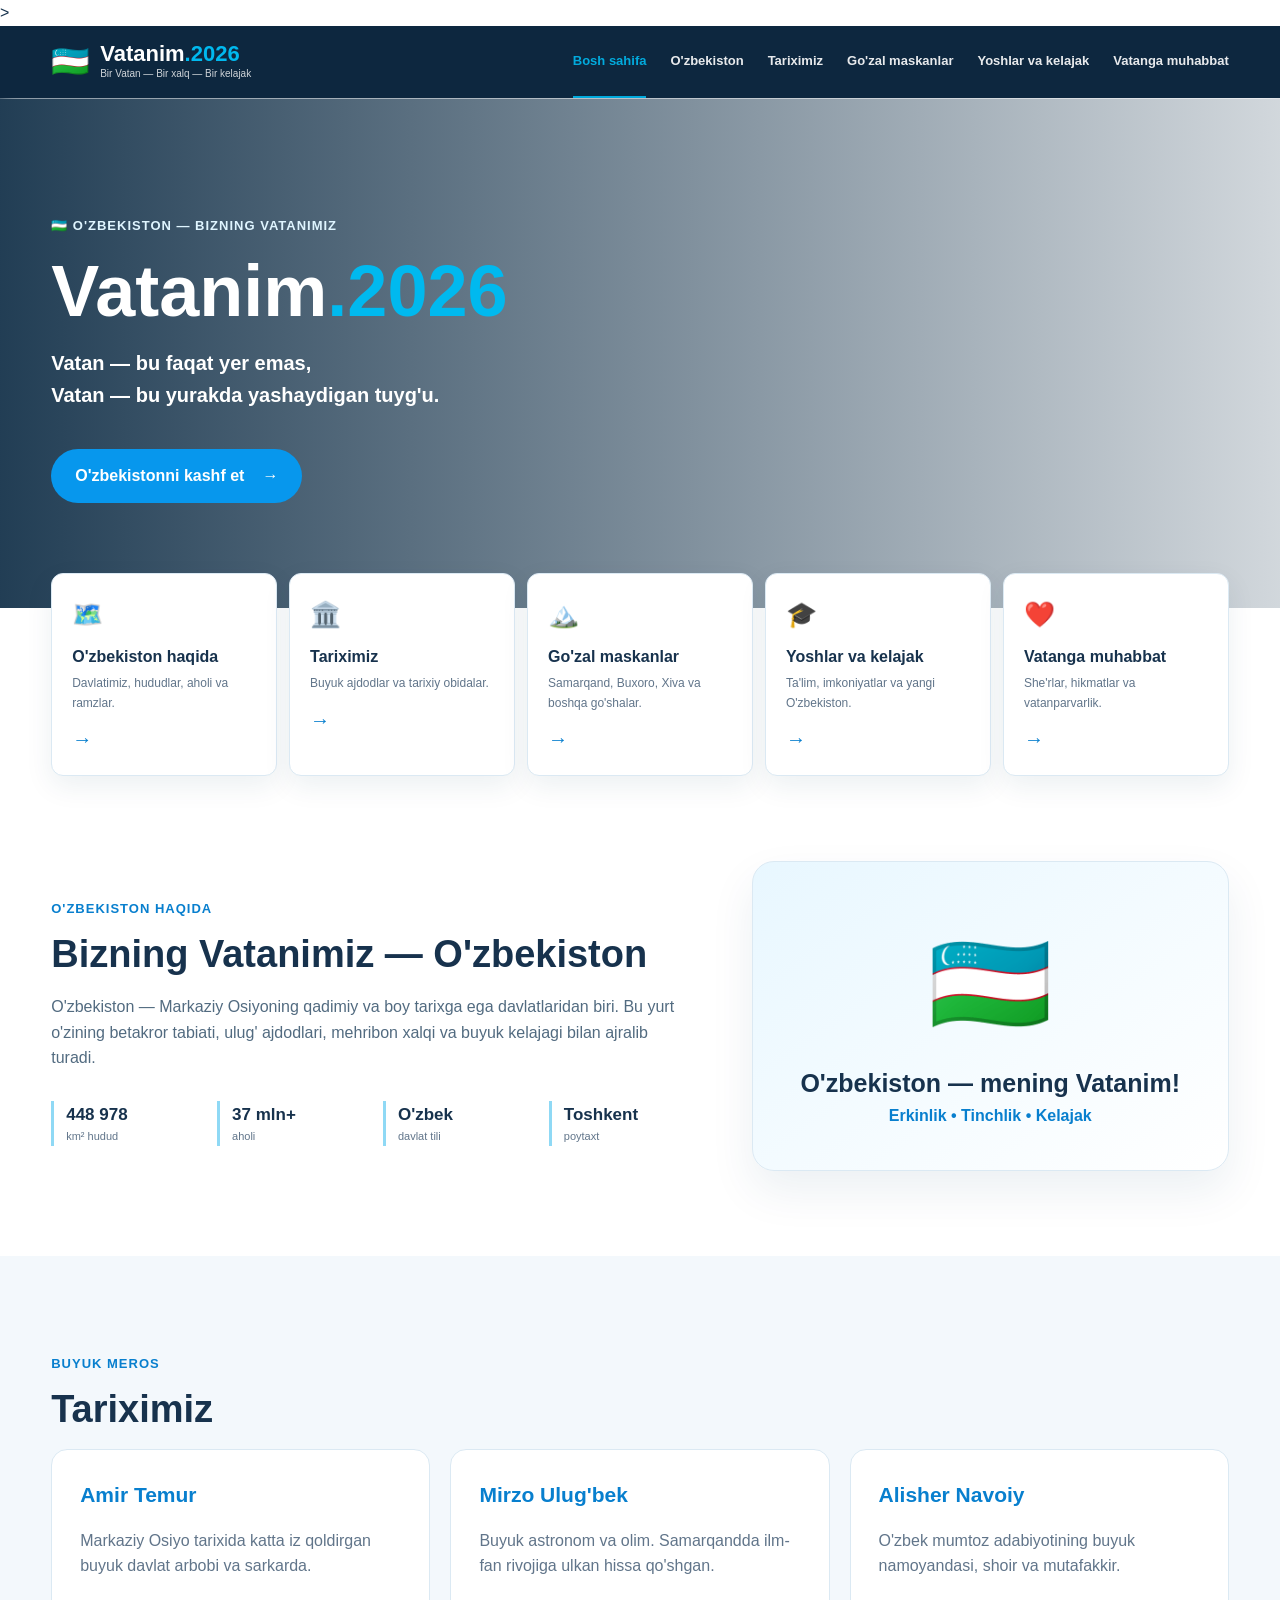
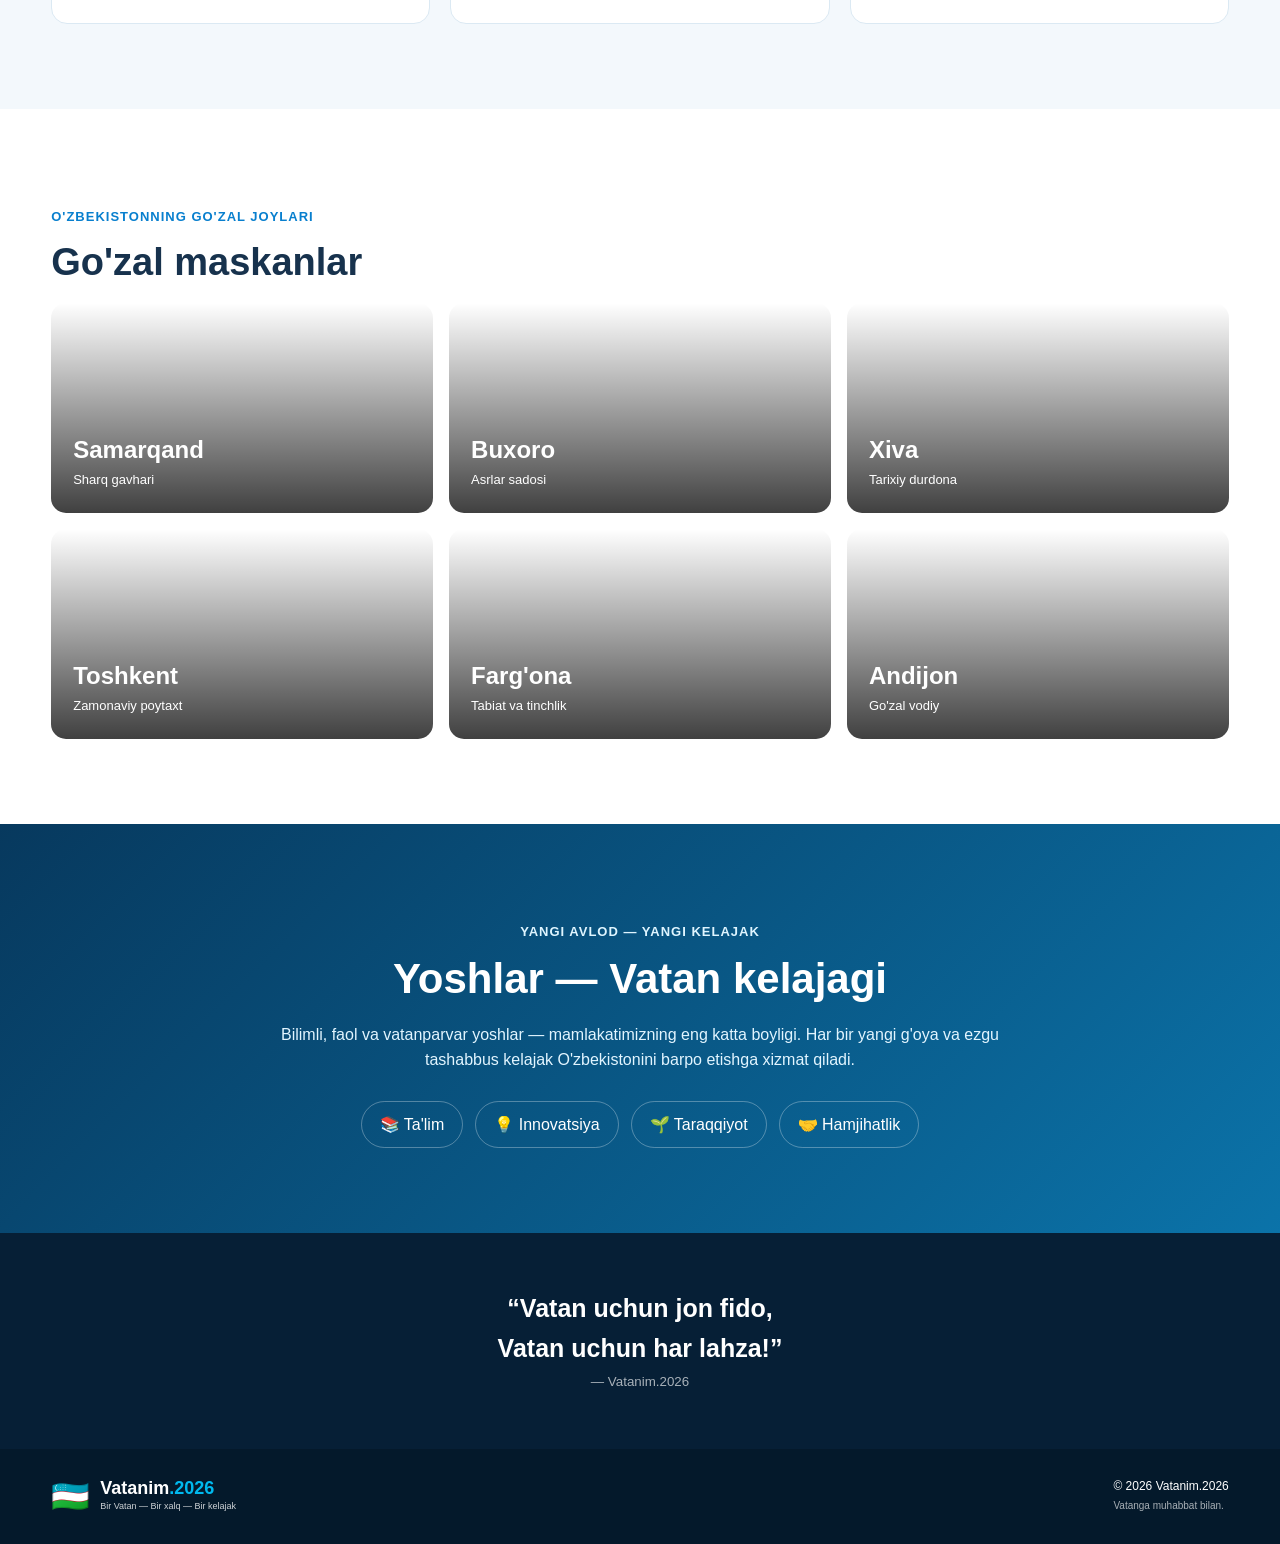
<file: index.html>
<!doctype html>
<html lang="uz">
<head<meta name="google-site-verification" content="H7DxhAYokHO1i1zbMSQPTBKGaEQGAkIU4Nln1yj8akw" />>
  <meta charset="utf-8">
  <meta name="viewport" content="width=device-width,initial-scale=1">
  <meta name="description" content="Vatanim.2026 — O'zbekiston, tariximiz, go'zal maskanlar va Vatanga muhabbat haqida.">
  <title>Vatanim.2026 🇺🇿</title>
  <link rel="stylesheet" href="style.css">
</head>
<body>
<header class="header">
  <div class="container nav">
    <a class="brand" href="#bosh">
      <span class="flag">🇺🇿</span>
      <span><b>Vatanim<span>.2026</span></b><small>Bir Vatan — Bir xalq — Bir kelajak</small></span>
    </a>
    <button class="menu-btn" aria-label="Menyuni ochish">☰</button>
    <nav id="navLinks">
      <a class="active" href="#bosh">Bosh sahifa</a>
      <a href="#ozbekiston">O'zbekiston</a>
      <a href="#tarix">Tariximiz</a>
      <a href="#maskanlar">Go'zal maskanlar</a>
      <a href="#yoshlar">Yoshlar va kelajak</a>
      <a href="#muhabbat">Vatanga muhabbat</a>
    </nav>
  </div>
</header>

<main id="bosh">
<section class="hero">
  <div class="hero-overlay"></div>
  <div class="container hero-content">
    <p class="eyebrow">🇺🇿 O'ZBEKISTON — BIZNING VATANIMIZ</p>
    <h1>Vatanim<span>.2026</span></h1>
    <p class="lead">Vatan — bu faqat yer emas,<br>Vatan — bu yurakda yashaydigan tuyg'u.</p>
    <a class="btn" href="#ozbekiston">O'zbekistonni kashf et <span>→</span></a>
  </div>
</section>

<section class="quick container">
  <a href="#ozbekiston" class="card"><i>🗺️</i><h3>O'zbekiston haqida</h3><p>Davlatimiz, hududlar, aholi va ramzlar.</p><span>→</span></a>
  <a href="#tarix" class="card"><i>🏛️</i><h3>Tariximiz</h3><p>Buyuk ajdodlar va tarixiy obidalar.</p><span>→</span></a>
  <a href="#maskanlar" class="card"><i>🏔️</i><h3>Go'zal maskanlar</h3><p>Samarqand, Buxoro, Xiva va boshqa go'shalar.</p><span>→</span></a>
  <a href="#yoshlar" class="card"><i>🎓</i><h3>Yoshlar va kelajak</h3><p>Ta'lim, imkoniyatlar va yangi O'zbekiston.</p><span>→</span></a>
  <a href="#muhabbat" class="card"><i>❤️</i><h3>Vatanga muhabbat</h3><p>She'rlar, hikmatlar va vatanparvarlik.</p><span>→</span></a>
</section>

<section id="ozbekiston" class="section container">
  <div class="split">
    <div>
      <p class="eyebrow dark">O'ZBEKISTON HAQIDA</p>
      <h2>Bizning Vatanimiz — O'zbekiston</h2>
      <p>O'zbekiston — Markaziy Osiyoning qadimiy va boy tarixga ega davlatlaridan biri. Bu yurt o'zining betakror tabiati, ulug' ajdodlari, mehribon xalqi va buyuk kelajagi bilan ajralib turadi.</p>
      <div class="stats">
        <div><b>448 978</b><small>km² hudud</small></div>
        <div><b>37 mln+</b><small>aholi</small></div>
        <div><b>O'zbek</b><small>davlat tili</small></div>
        <div><b>Toshkent</b><small>poytaxt</small></div>
      </div>
    </div>
    <div class="flag-box">
      <div class="big-flag">🇺🇿</div>
      <strong>O'zbekiston — mening Vatanim!</strong>
      <span>Erkinlik • Tinchlik • Kelajak</span>
    </div>
  </div>
</section>

<section id="tarix" class="section tinted">
  <div class="container">
    <p class="eyebrow dark">BUYUK MEROS</p><h2>Tariximiz</h2>
    <div class="timeline">
      <article><b>Amir Temur</b><p>Markaziy Osiyo tarixida katta iz qoldirgan buyuk davlat arbobi va sarkarda.</p></article>
      <article><b>Mirzo Ulug'bek</b><p>Buyuk astronom va olim. Samarqandda ilm-fan rivojiga ulkan hissa qo'shgan.</p></article>
      <article><b>Alisher Navoiy</b><p>O'zbek mumtoz adabiyotining buyuk namoyandasi, shoir va mutafakkir.</p></article>
    </div>
  </div>
</section>

<section id="maskanlar" class="section container">
  <div class="section-head"><div><p class="eyebrow dark">O'ZBEKISTONNING GO'ZAL JOYLARI</p><h2>Go'zal maskanlar</h2></div></div>
  <div class="places">
    <article class="place sam"><h3>Samarqand</h3><span>Sharq gavhari</span></article>
    <article class="place bux"><h3>Buxoro</h3><span>Asrlar sadosi</span></article>
    <article class="place xiv"><h3>Xiva</h3><span>Tarixiy durdona</span></article>
    <article class="place tash"><h3>Toshkent</h3><span>Zamonaviy poytaxt</span></article>
    <article class="place far"><h3>Farg'ona</h3><span>Tabiat va tinchlik</span></article>
    <article class="place and"><h3>Andijon</h3><span>Go'zal vodiy</span></article>
  </div>
</section>

<section id="yoshlar" class="section future">
  <div class="container">
    <p class="eyebrow">YANGI AVLOD — YANGI KELAJAK</p>
    <h2>Yoshlar — Vatan kelajagi</h2>
    <p>Bilimli, faol va vatanparvar yoshlar — mamlakatimizning eng katta boyligi. Har bir yangi g'oya va ezgu tashabbus kelajak O'zbekistonini barpo etishga xizmat qiladi.</p>
    <div class="pill-row"><span>📚 Ta'lim</span><span>💡 Innovatsiya</span><span>🌱 Taraqqiyot</span><span>🤝 Hamjihatlik</span></div>
  </div>
</section>

<section id="muhabbat" class="quote-section">
  <div class="container quote">
    <p>“Vatan uchun jon fido,<br>Vatan uchun har lahza!”</p>
    <small>— Vatanim.2026</small>
  </div>
</section>
</main>

<footer>
  <div class="container footer">
    <div class="brand"><span class="flag">🇺🇿</span><span><b>Vatanim<span>.2026</span></b><small>Bir Vatan — Bir xalq — Bir kelajak</small></span></div>
    <div>© 2026 Vatanim.2026<br><small>Vatanga muhabbat bilan.</small></div>
  </div>
</footer>
<script src="script.js"></script>
</body>
</html>
</file>
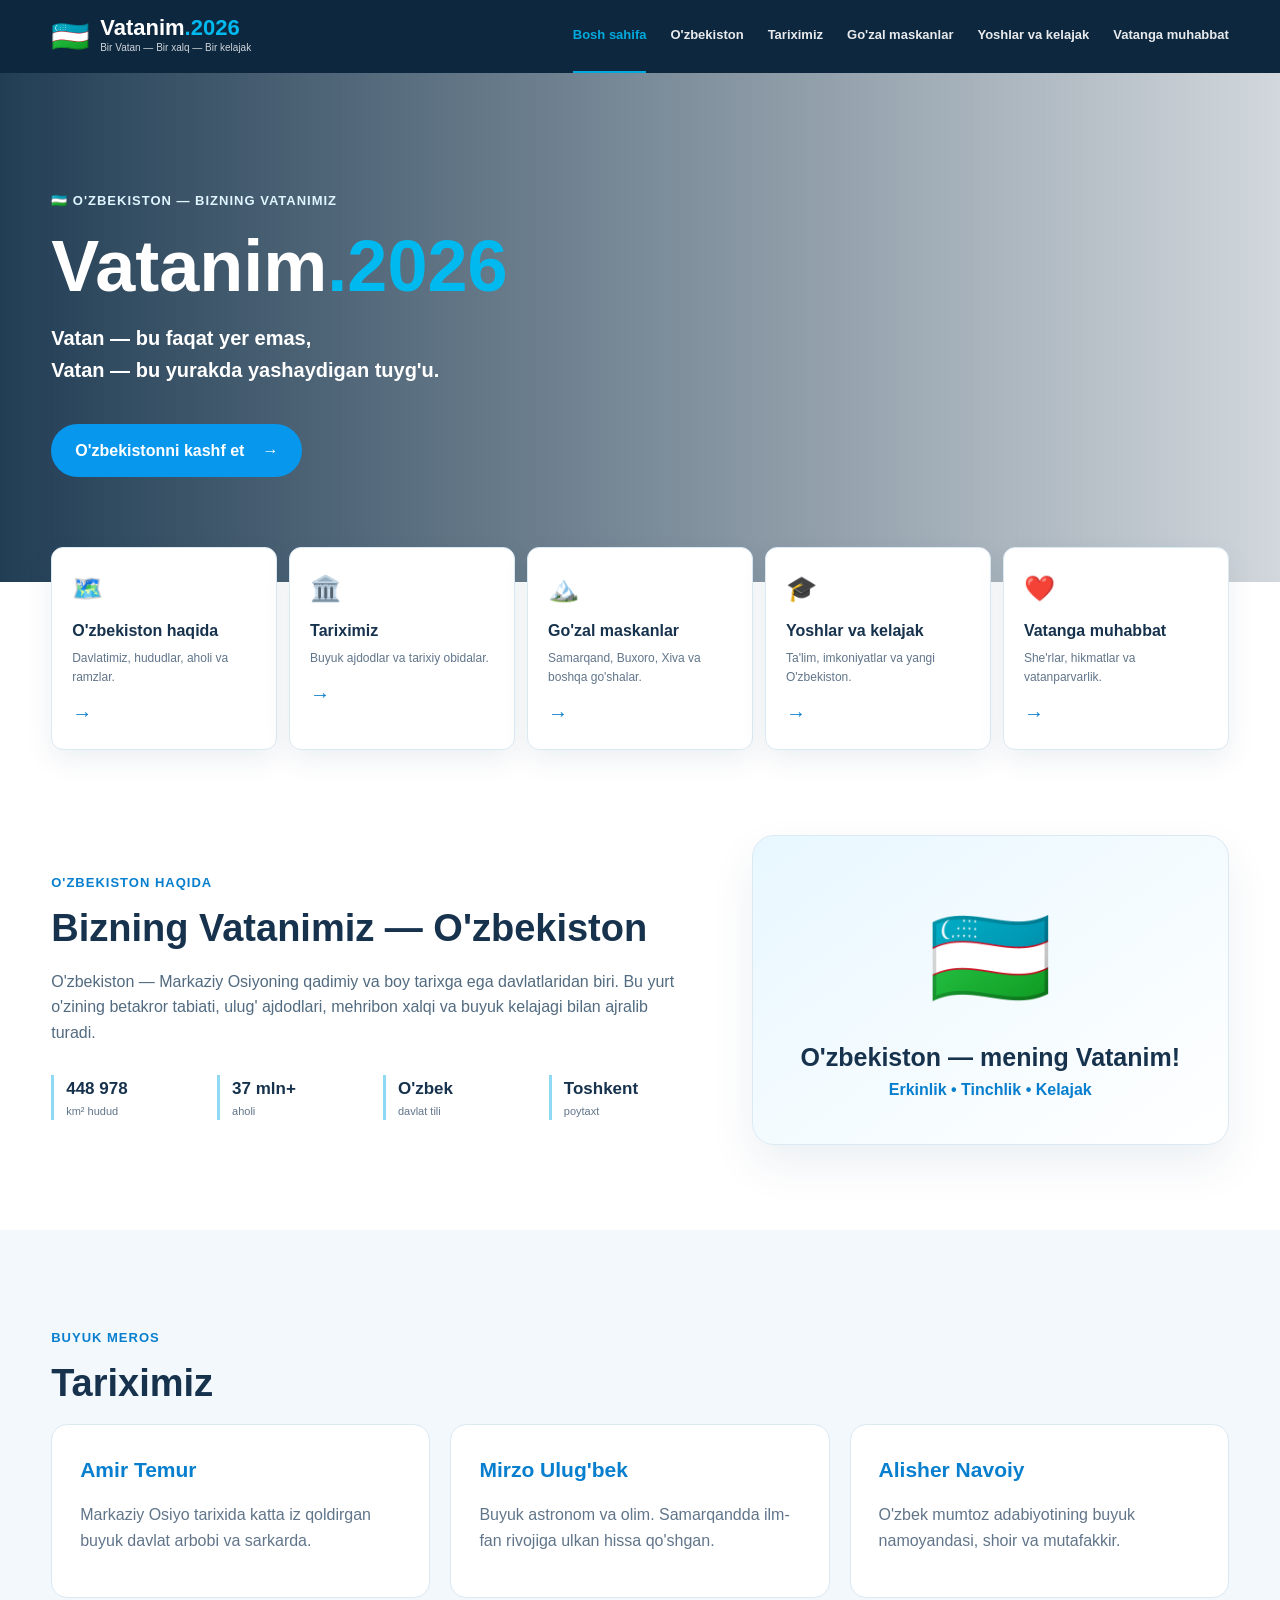
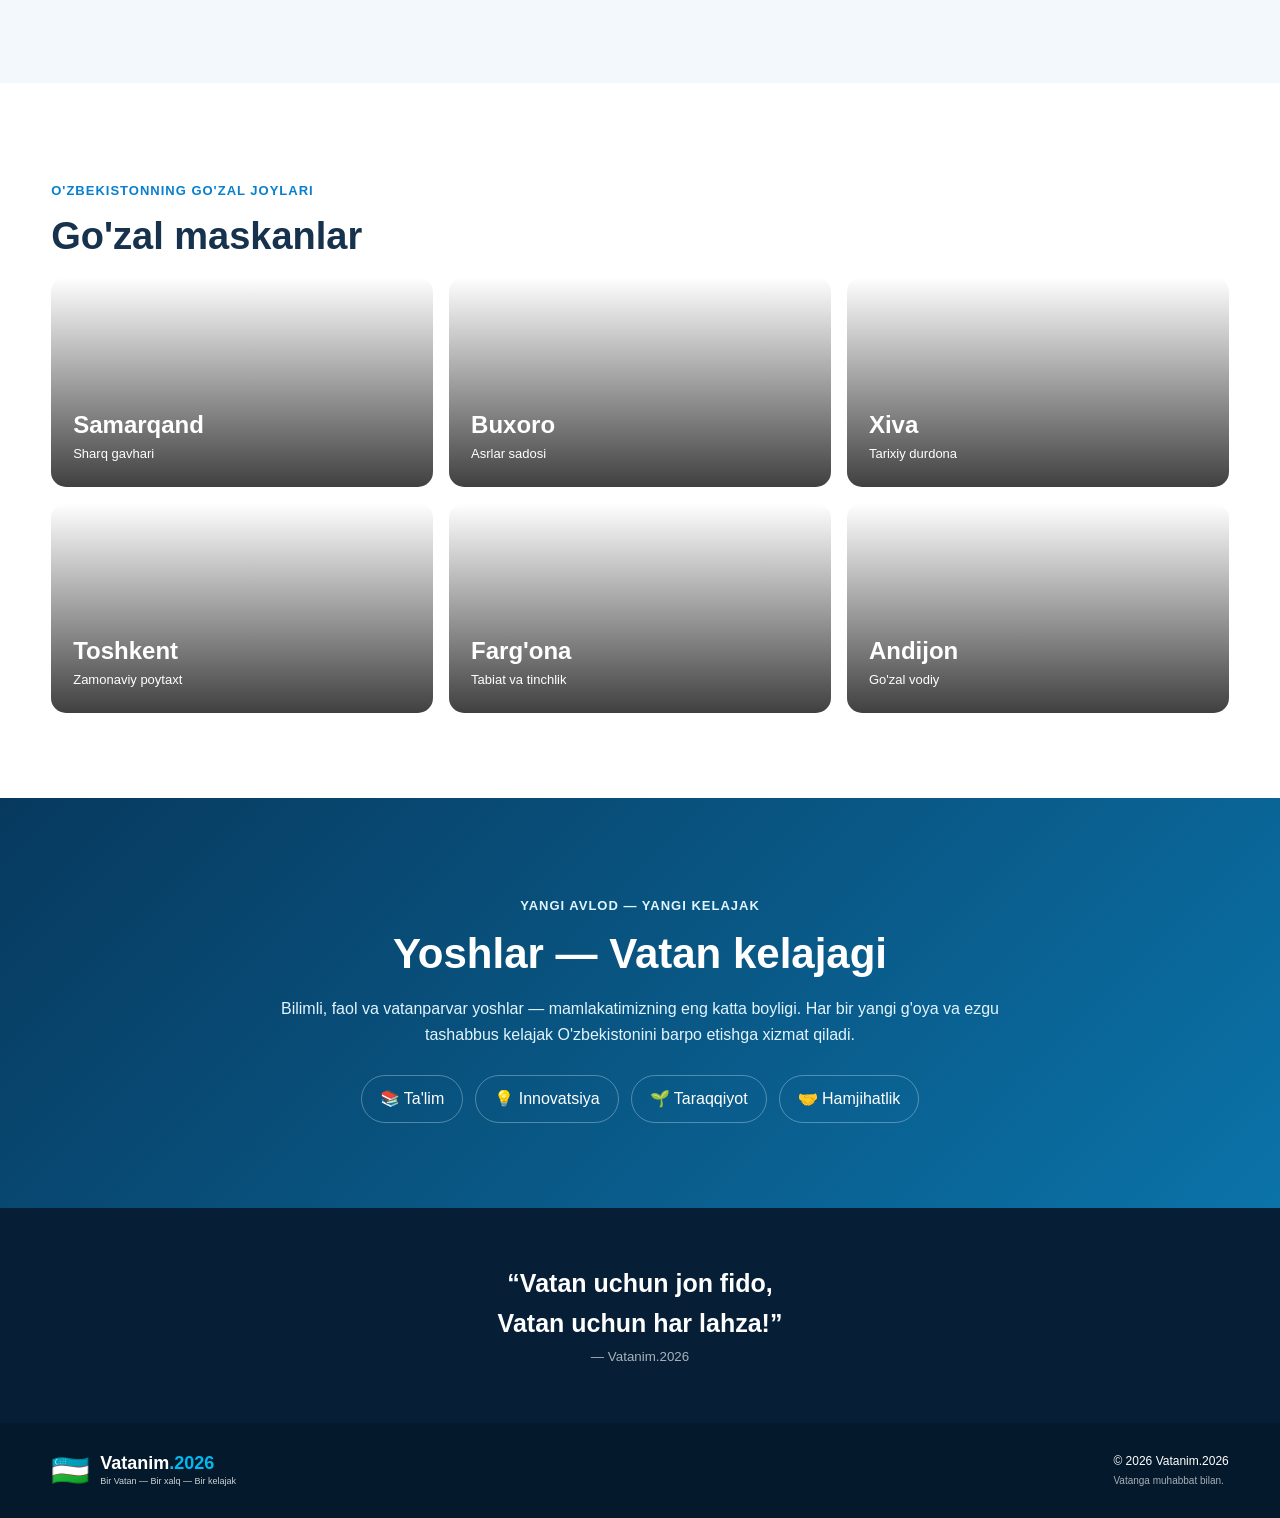
<file: index_1.html>
<!doctype html>
<html lang="uz">
<head>
  <meta charset="utf-8">
  <meta name="viewport" content="width=device-width,initial-scale=1">
  <meta name="description" content="Vatanim.2026 — O'zbekiston, tariximiz, go'zal maskanlar va Vatanga muhabbat haqida.">
  <title>Vatanim.2026 🇺🇿</title>
  <link rel="stylesheet" href="style.css">
</head>
<body>
<header class="header">
  <div class="container nav">
    <a class="brand" href="#bosh">
      <span class="flag">🇺🇿</span>
      <span><b>Vatanim<span>.2026</span></b><small>Bir Vatan — Bir xalq — Bir kelajak</small></span>
    </a>
    <button class="menu-btn" aria-label="Menyuni ochish">☰</button>
    <nav id="navLinks">
      <a class="active" href="#bosh">Bosh sahifa</a>
      <a href="#ozbekiston">O'zbekiston</a>
      <a href="#tarix">Tariximiz</a>
      <a href="#maskanlar">Go'zal maskanlar</a>
      <a href="#yoshlar">Yoshlar va kelajak</a>
      <a href="#muhabbat">Vatanga muhabbat</a>
    </nav>
  </div>
</header>

<main id="bosh">
<section class="hero">
  <div class="hero-overlay"></div>
  <div class="container hero-content">
    <p class="eyebrow">🇺🇿 O'ZBEKISTON — BIZNING VATANIMIZ</p>
    <h1>Vatanim<span>.2026</span></h1>
    <p class="lead">Vatan — bu faqat yer emas,<br>Vatan — bu yurakda yashaydigan tuyg'u.</p>
    <a class="btn" href="#ozbekiston">O'zbekistonni kashf et <span>→</span></a>
  </div>
</section>

<section class="quick container">
  <a href="#ozbekiston" class="card"><i>🗺️</i><h3>O'zbekiston haqida</h3><p>Davlatimiz, hududlar, aholi va ramzlar.</p><span>→</span></a>
  <a href="#tarix" class="card"><i>🏛️</i><h3>Tariximiz</h3><p>Buyuk ajdodlar va tarixiy obidalar.</p><span>→</span></a>
  <a href="#maskanlar" class="card"><i>🏔️</i><h3>Go'zal maskanlar</h3><p>Samarqand, Buxoro, Xiva va boshqa go'shalar.</p><span>→</span></a>
  <a href="#yoshlar" class="card"><i>🎓</i><h3>Yoshlar va kelajak</h3><p>Ta'lim, imkoniyatlar va yangi O'zbekiston.</p><span>→</span></a>
  <a href="#muhabbat" class="card"><i>❤️</i><h3>Vatanga muhabbat</h3><p>She'rlar, hikmatlar va vatanparvarlik.</p><span>→</span></a>
</section>

<section id="ozbekiston" class="section container">
  <div class="split">
    <div>
      <p class="eyebrow dark">O'ZBEKISTON HAQIDA</p>
      <h2>Bizning Vatanimiz — O'zbekiston</h2>
      <p>O'zbekiston — Markaziy Osiyoning qadimiy va boy tarixga ega davlatlaridan biri. Bu yurt o'zining betakror tabiati, ulug' ajdodlari, mehribon xalqi va buyuk kelajagi bilan ajralib turadi.</p>
      <div class="stats">
        <div><b>448 978</b><small>km² hudud</small></div>
        <div><b>37 mln+</b><small>aholi</small></div>
        <div><b>O'zbek</b><small>davlat tili</small></div>
        <div><b>Toshkent</b><small>poytaxt</small></div>
      </div>
    </div>
    <div class="flag-box">
      <div class="big-flag">🇺🇿</div>
      <strong>O'zbekiston — mening Vatanim!</strong>
      <span>Erkinlik • Tinchlik • Kelajak</span>
    </div>
  </div>
</section>

<section id="tarix" class="section tinted">
  <div class="container">
    <p class="eyebrow dark">BUYUK MEROS</p><h2>Tariximiz</h2>
    <div class="timeline">
      <article><b>Amir Temur</b><p>Markaziy Osiyo tarixida katta iz qoldirgan buyuk davlat arbobi va sarkarda.</p></article>
      <article><b>Mirzo Ulug'bek</b><p>Buyuk astronom va olim. Samarqandda ilm-fan rivojiga ulkan hissa qo'shgan.</p></article>
      <article><b>Alisher Navoiy</b><p>O'zbek mumtoz adabiyotining buyuk namoyandasi, shoir va mutafakkir.</p></article>
    </div>
  </div>
</section>

<section id="maskanlar" class="section container">
  <div class="section-head"><div><p class="eyebrow dark">O'ZBEKISTONNING GO'ZAL JOYLARI</p><h2>Go'zal maskanlar</h2></div></div>
  <div class="places">
    <article class="place sam"><h3>Samarqand</h3><span>Sharq gavhari</span></article>
    <article class="place bux"><h3>Buxoro</h3><span>Asrlar sadosi</span></article>
    <article class="place xiv"><h3>Xiva</h3><span>Tarixiy durdona</span></article>
    <article class="place tash"><h3>Toshkent</h3><span>Zamonaviy poytaxt</span></article>
    <article class="place far"><h3>Farg'ona</h3><span>Tabiat va tinchlik</span></article>
    <article class="place and"><h3>Andijon</h3><span>Go'zal vodiy</span></article>
  </div>
</section>

<section id="yoshlar" class="section future">
  <div class="container">
    <p class="eyebrow">YANGI AVLOD — YANGI KELAJAK</p>
    <h2>Yoshlar — Vatan kelajagi</h2>
    <p>Bilimli, faol va vatanparvar yoshlar — mamlakatimizning eng katta boyligi. Har bir yangi g'oya va ezgu tashabbus kelajak O'zbekistonini barpo etishga xizmat qiladi.</p>
    <div class="pill-row"><span>📚 Ta'lim</span><span>💡 Innovatsiya</span><span>🌱 Taraqqiyot</span><span>🤝 Hamjihatlik</span></div>
  </div>
</section>

<section id="muhabbat" class="quote-section">
  <div class="container quote">
    <p>“Vatan uchun jon fido,<br>Vatan uchun har lahza!”</p>
    <small>— Vatanim.2026</small>
  </div>
</section>
</main>

<footer>
  <div class="container footer">
    <div class="brand"><span class="flag">🇺🇿</span><span><b>Vatanim<span>.2026</span></b><small>Bir Vatan — Bir xalq — Bir kelajak</small></span></div>
    <div>© 2026 Vatanim.2026<br><small>Vatanga muhabbat bilan.</small></div>
  </div>
</footer>
<script src="script.js"></script>
</body>
</html>
</file>
<file: style.css>
:root{--blue:#087fce;--deep:#062b4c;--cyan:#00b9ef;--text:#17324d;--muted:#61758a;--bg:#fff;--soft:#f3f8fc;--line:#dbe9f3}*{box-sizing:border-box}html{scroll-behavior:smooth}body{margin:0;font-family:Inter,Segoe UI,Arial,sans-serif;color:var(--text);background:var(--bg);line-height:1.6}.container{width:min(1180px,92%);margin:auto}.header{position:sticky;top:0;z-index:20;background:rgba(4,31,56,.96);backdrop-filter:blur(10px);color:#fff}.nav{min-height:72px;display:flex;align-items:center;justify-content:space-between;gap:25px}.brand{display:flex;align-items:center;gap:10px;color:#fff;text-decoration:none}.brand b{font-size:22px;display:block;line-height:1.1}.brand b span{color:var(--cyan)}.brand small{display:block;font-size:10px;opacity:.8}.flag{font-size:31px}.nav nav{display:flex;gap:24px}.nav nav a{color:#fff;text-decoration:none;font-size:13px;font-weight:600;opacity:.9;padding:25px 0;border-bottom:2px solid transparent}.nav nav a:hover,.nav nav a.active{color:var(--cyan);border-color:var(--cyan)}.menu-btn{display:none;background:none;border:0;color:#fff;font-size:28px}.hero{min-height:500px;position:relative;background:linear-gradient(90deg,rgba(3,35,61,.88),rgba(3,35,61,.18)),url("https://images.unsplash.com/photo-1596422846543-75c6fc197f07?auto=format&fit=crop&w=1800&q=85") center/cover}.hero-content{position:relative;z-index:1;color:#fff;padding:105px 0}.eyebrow{letter-spacing:1px;font-weight:800;font-size:13px;color:#dff5ff}.eyebrow.dark{color:var(--blue)}h1{font-size:72px;line-height:1;margin:18px 0}h1 span{color:var(--cyan)}h2{font-size:38px;line-height:1.15;margin:8px 0 18px}.lead{font-size:20px;font-weight:600}.btn{display:inline-flex;gap:18px;align-items:center;margin-top:18px;padding:14px 24px;border-radius:30px;background:#0797ed;color:#fff;text-decoration:none;font-weight:800}.quick{display:grid;grid-template-columns:repeat(5,1fr);gap:12px;margin-top:-35px;position:relative;z-index:5}.card{background:#fff;border:1px solid var(--line);border-radius:12px;padding:20px;text-decoration:none;color:var(--text);box-shadow:0 10px 28px rgba(18,58,91,.08)}.card i{font-style:normal;font-size:25px}.card h3{margin:10px 0 5px;font-size:16px}.card p{font-size:12px;color:var(--muted);margin:0 0 10px}.card span{font-size:20px;color:var(--blue)}.section{padding:85px 0}.split{display:grid;grid-template-columns:1.15fr .85fr;gap:55px;align-items:center}.split p:not(.eyebrow){color:#526b80}.stats{display:grid;grid-template-columns:repeat(4,1fr);gap:18px;margin-top:30px}.stats div{border-left:3px solid #8fd9f5;padding-left:12px}.stats b,.stats small{display:block}.stats b{font-size:17px}.stats small{font-size:11px;color:var(--muted)}.flag-box{min-height:310px;border-radius:22px;background:linear-gradient(145deg,#e8f7ff,#fff);border:1px solid var(--line);display:flex;align-items:center;justify-content:center;flex-direction:column;text-align:center;box-shadow:0 20px 45px rgba(12,66,105,.08)}.big-flag{font-size:100px}.flag-box strong{font-size:25px}.flag-box span{color:var(--blue);font-weight:700}.tinted{background:var(--soft)}.timeline{display:grid;grid-template-columns:repeat(3,1fr);gap:20px}.timeline article{background:#fff;padding:28px;border-radius:16px;border:1px solid var(--line)}.timeline b{font-size:21px;color:var(--blue)}.timeline p{color:var(--muted)}.places{display:grid;grid-template-columns:repeat(3,1fr);gap:16px}.place{height:210px;border-radius:15px;padding:22px;display:flex;flex-direction:column;justify-content:flex-end;color:#fff;background-size:cover;background-position:center;overflow:hidden;position:relative}.place:after{content:"";position:absolute;inset:0;background:linear-gradient(transparent,rgba(0,0,0,.75))}.place>*{position:relative;z-index:1}.place h3{font-size:24px;margin:0}.place span{font-size:13px}.sam{background-image:url("https://images.unsplash.com/photo-1548013146-72479768bada?auto=format&fit=crop&w=900&q=80")}.bux{background-image:url("https://images.unsplash.com/photo-1564507592333-c60657eea523?auto=format&fit=crop&w=900&q=80")}.xiv{background-image:url("https://images.unsplash.com/photo-1586613835341-87bdb5a9a5f0?auto=format&fit=crop&w=900&q=80")}.tash{background-image:url("https://images.unsplash.com/photo-1516026672322-bc52d61a55d5?auto=format&fit=crop&w=900&q=80")}.far{background-image:url("https://images.unsplash.com/photo-1500534623283-312aade485b7?auto=format&fit=crop&w=900&q=80")}.and{background-image:url("https://images.unsplash.com/photo-1464822759023-fed622ff2c3b?auto=format&fit=crop&w=900&q=80")}.future{background:linear-gradient(135deg,#07395e,#0b73a9);color:#fff;text-align:center}.future h2{font-size:42px}.future p:not(.eyebrow){max-width:750px;margin:0 auto 28px;color:#e2f5ff}.pill-row{display:flex;justify-content:center;flex-wrap:wrap;gap:12px}.pill-row span{padding:10px 18px;border:1px solid rgba(255,255,255,.3);border-radius:30px}.quote-section{background:#061f36;color:#fff}.quote{text-align:center;padding:55px}.quote p{font-size:25px;font-weight:700;margin:0}.quote small{opacity:.65}footer{background:#04192b;color:#fff}.footer{min-height:95px;display:flex;align-items:center;justify-content:space-between;font-size:12px}.footer .brand b{font-size:18px}.footer .brand small{font-size:9px}footer small{opacity:.65}@media(max-width:1050px){.nav nav{gap:13px}.nav nav a{font-size:11px}.quick{grid-template-columns:repeat(3,1fr)}}@media(max-width:760px){.menu-btn{display:block}.nav nav{display:none;position:absolute;left:0;right:0;top:72px;background:#062b4c;flex-direction:column;padding:10px 5%;gap:0}.nav nav.open{display:flex}.nav nav a{padding:13px 0}.hero{min-height:540px}.hero-content{padding:100px 0}h1{font-size:50px}.quick,.split,.timeline,.places{grid-template-columns:1fr}.quick{margin-top:0;padding-top:15px}.stats{grid-template-columns:repeat(2,1fr)}.section{padding:60px 0}h2{font-size:31px}.footer{padding:25px 0;gap:20px;flex-direction:column;align-items:flex-start}.big-flag{font-size:75px}}
</file>
